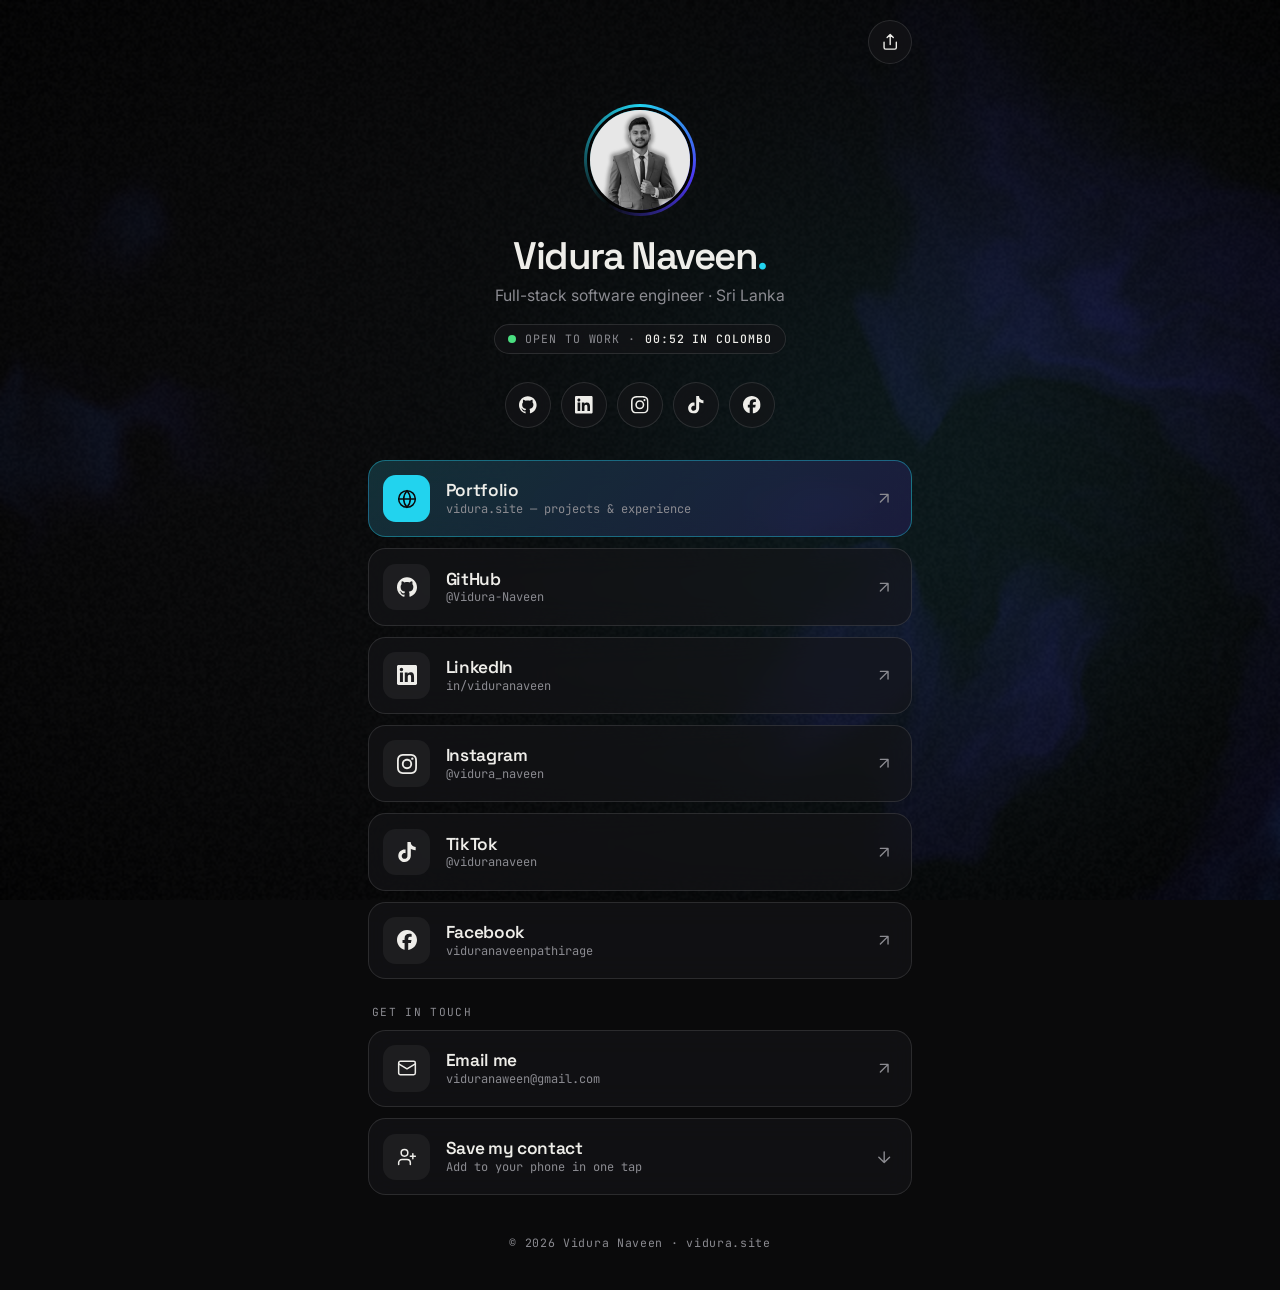
<file: links/index.html>
<!DOCTYPE html>
<html lang="en">

<head>
    <meta charset="UTF-8">
    <meta name="viewport" content="width=device-width, initial-scale=1.0">
    <title>Vidura Naveen — Links</title>
    <meta name="description" content="All of Vidura Naveen's links in one place — portfolio, GitHub, LinkedIn, Instagram, TikTok and Facebook.">
    <meta name="theme-color" content="#0a0a0b">
    <link rel="canonical" href="https://vidura.site/links/">
    <link rel="icon" href="../assets/favicon.svg" type="image/svg+xml">

    <meta property="og:type" content="profile">
    <meta property="og:title" content="Vidura Naveen — Links">
    <meta property="og:description" content="Full-stack software engineer. Find me everywhere.">
    <meta property="og:url" content="https://vidura.site/links/">
    <meta property="og:image" content="https://vidura.site/assets/profile.jpg">
    <meta name="twitter:card" content="summary">

    <link rel="preconnect" href="https://fonts.googleapis.com">
    <link rel="preconnect" href="https://fonts.gstatic.com" crossorigin>
    <link
        href="https://fonts.googleapis.com/css2?family=Space+Grotesk:wght@500;600;700&family=Inter:wght@400;500&family=JetBrains+Mono:wght@400;500&display=swap"
        rel="stylesheet">

    <style>
        :root {
            --bg: #0a0a0b;
            --fg: #eeede9;
            --muted: #8b8b91;
            --line: rgba(238, 237, 233, 0.12);
            --card: rgba(22, 22, 25, 0.62);
            --accent: #22d3ee;
            --indigo: #4c38f2;
            --ease: cubic-bezier(0.22, 1, 0.36, 1);
            --font-display: "Space Grotesk", "Inter", system-ui, sans-serif;
            --font-body: "Inter", system-ui, -apple-system, "Segoe UI", sans-serif;
            --font-mono: "JetBrains Mono", ui-monospace, "Cascadia Code", monospace;
            color-scheme: dark;
        }

        *, *::before, *::after { box-sizing: border-box; }

        html, body { margin: 0; }

        body {
            min-height: 100vh;
            min-height: 100svh;
            background: var(--bg);
            color: var(--fg);
            font: 400 1rem/1.5 var(--font-body);
            -webkit-font-smoothing: antialiased;
        }

        a { color: inherit; text-decoration: none; }

        :focus-visible {
            outline: 2px solid var(--accent);
            outline-offset: 3px;
        }

        .gl {
            position: fixed;
            inset: 0;
            z-index: -1;
            width: 100%;
            height: 100%;
        }

        .wrap {
            width: min(100% - 2rem, 34rem);
            margin: 0 auto;
            padding: 1.25rem 0 2.5rem;
        }

        /* --- top bar --- */
        .bar {
            display: flex;
            align-items: center;
            justify-content: flex-end;
            margin-bottom: 2.5rem;
            font: 500 0.95rem var(--font-mono);
        }

        .icon-btn {
            display: grid;
            place-items: center;
            width: 2.75rem;
            height: 2.75rem;
            border: 1px solid var(--line);
            border-radius: 50%;
            background: var(--card);
            color: var(--fg);
            cursor: pointer;
            backdrop-filter: blur(10px);
            -webkit-backdrop-filter: blur(10px);
            transition: border-color 0.3s, color 0.3s;
        }

        .icon-btn:hover { border-color: var(--accent); color: var(--accent); }

        .i {
            width: 1.15rem;
            height: 1.15rem;
            fill: none;
            stroke: currentColor;
            stroke-width: 1.8;
            stroke-linecap: round;
            stroke-linejoin: round;
        }

        .i--fill { fill: currentColor; stroke: none; }

        /* --- profile --- */
        .profile {
            display: flex;
            flex-direction: column;
            align-items: center;
            text-align: center;
        }

        .avatar {
            position: relative;
            width: 7rem;
            height: 7rem;
            margin-bottom: 1.25rem;
            padding: 3px;
            border-radius: 50%;
            background: conic-gradient(from var(--spin, 0deg), var(--accent), var(--indigo), transparent 60%, var(--accent));
            animation: spin 6s linear infinite;
        }

        @property --spin {
            syntax: "<angle>";
            inherits: false;
            initial-value: 0deg;
        }

        @keyframes spin { to { --spin: 360deg; } }

        .avatar img {
            display: block;
            width: 100%;
            height: 100%;
            border: 3px solid var(--bg);
            border-radius: 50%;
            object-fit: cover;
            filter: grayscale(1) contrast(1.05);
        }

        .name {
            margin: 0;
            font: 600 clamp(1.9rem, 7vw, 2.4rem) / 1.05 var(--font-display);
            letter-spacing: -0.04em;
        }

        .name span { color: var(--accent); }

        .role {
            margin: 0.5rem 0 1rem;
            color: var(--muted);
            font-size: 0.98rem;
        }

        .status {
            display: inline-flex;
            align-items: center;
            gap: 0.55rem;
            padding: 0.4rem 0.85rem;
            border: 1px solid var(--line);
            border-radius: 99px;
            background: var(--card);
            font: 400 0.72rem var(--font-mono);
            letter-spacing: 0.08em;
            text-transform: uppercase;
            color: var(--muted);
            backdrop-filter: blur(10px);
            -webkit-backdrop-filter: blur(10px);
        }

        .status b { color: var(--fg); font-weight: 500; }

        .dot {
            width: 0.5rem;
            height: 0.5rem;
            border-radius: 50%;
            background: #4ade80;
            box-shadow: 0 0 0 0 rgba(74, 222, 128, 0.6);
            animation: pulse 2s infinite;
        }

        @keyframes pulse {
            70% { box-shadow: 0 0 0 0.5rem rgba(74, 222, 128, 0); }
            100% { box-shadow: 0 0 0 0 rgba(74, 222, 128, 0); }
        }

        /* --- quick icon row --- */
        .quick {
            display: flex;
            flex-wrap: wrap;
            justify-content: center;
            gap: 0.6rem;
            margin: 1.75rem 0 2rem;
            padding: 0;
            list-style: none;
        }

        .quick a {
            display: grid;
            place-items: center;
            width: 2.9rem;
            height: 2.9rem;
            border-radius: 50%;
            border: 1px solid var(--line);
            background: var(--card);
            backdrop-filter: blur(10px);
            -webkit-backdrop-filter: blur(10px);
            transition: transform 0.4s var(--ease), background-color 0.3s, color 0.3s, border-color 0.3s;
        }

        .quick a:hover {
            transform: translateY(-3px);
            background: var(--accent);
            border-color: var(--accent);
            color: var(--bg);
        }

        .quick svg { width: 1.1rem; height: 1.1rem; fill: currentColor; }

        /* --- link cards --- */
        .links {
            display: grid;
            grid-template-columns: minmax(0, 1fr);
            gap: 0.7rem;
            margin: 0;
            padding: 0;
            list-style: none;
        }

        .link {
            --mx: 50%;
            --my: 50%;
            position: relative;
            display: flex;
            align-items: center;
            gap: 1rem;
            padding: 0.9rem 1.1rem 0.9rem 0.9rem;
            overflow: hidden;
            border: 1px solid var(--line);
            border-radius: 1.1rem;
            background: var(--card);
            backdrop-filter: blur(14px);
            -webkit-backdrop-filter: blur(14px);
            transition: border-color 0.35s, transform 0.5s var(--ease);
        }

        .link::before {
            content: "";
            position: absolute;
            inset: 0;
            background: radial-gradient(18rem circle at var(--mx) var(--my), rgba(34, 211, 238, 0.14), transparent 60%);
            opacity: 0;
            transition: opacity 0.35s;
            pointer-events: none;
        }

        .link:hover {
            border-color: rgba(34, 211, 238, 0.55);
            transform: translateY(-2px);
        }

        .link:hover::before { opacity: 1; }

        .link__icon {
            display: grid;
            flex-shrink: 0;
            place-items: center;
            width: 2.9rem;
            height: 2.9rem;
            border-radius: 0.8rem;
            background: rgba(238, 237, 233, 0.06);
            transition: background-color 0.35s, color 0.35s;
        }

        .link__icon svg { width: 1.25rem; height: 1.25rem; }

        .link:hover .link__icon { background: var(--accent); color: var(--bg); }

        .link__text {
            display: flex;
            flex: 1;
            flex-direction: column;
            min-width: 0;
        }

        .link__title {
            font: 600 1.08rem / 1.2 var(--font-display);
            letter-spacing: -0.02em;
        }

        .link__sub {
            overflow: hidden;
            font: 400 0.75rem var(--font-mono);
            color: var(--muted);
            text-overflow: ellipsis;
            white-space: nowrap;
        }

        .link__arrow {
            flex-shrink: 0;
            color: var(--muted);
            transition: transform 0.45s var(--ease), color 0.3s;
        }

        .link:hover .link__arrow {
            color: var(--accent);
            transform: rotate(45deg);
        }

        .link--featured {
            border-color: rgba(34, 211, 238, 0.4);
            background: linear-gradient(135deg, rgba(34, 211, 238, 0.16), rgba(76, 56, 242, 0.16)), var(--card);
        }

        .link--featured .link__icon { background: var(--accent); color: var(--bg); }

        .label {
            margin: 1.6rem 0 0.7rem 0.25rem;
            font: 400 0.7rem var(--font-mono);
            letter-spacing: 0.12em;
            text-transform: uppercase;
            color: var(--muted);
        }

        .foot {
            margin-top: 2.5rem;
            text-align: center;
            font: 400 0.72rem var(--font-mono);
            letter-spacing: 0.06em;
            color: var(--muted);
        }

        .foot a:hover { color: var(--accent); }

        .toast {
            position: fixed;
            left: 50%;
            bottom: 1.5rem;
            z-index: 10;
            padding: 0.6rem 1rem;
            border-radius: 99px;
            background: var(--fg);
            color: var(--bg);
            font: 500 0.8rem var(--font-mono);
            opacity: 0;
            translate: -50% 1rem;
            transition: opacity 0.3s, translate 0.4s var(--ease);
            pointer-events: none;
        }

        .toast.is-on { opacity: 1; translate: -50% 0; }

        /* --- entrance --- */
        @media (prefers-reduced-motion: no-preference) {
            .rise {
                opacity: 0;
                animation: rise 0.9s var(--ease) forwards;
                animation-delay: calc(var(--i, 0) * 70ms + 120ms);
            }

            @keyframes rise {
                from { opacity: 0; transform: translateY(18px); }
                to { opacity: 1; transform: none; }
            }
        }

        @media (prefers-reduced-motion: reduce) {
            .avatar, .dot { animation: none; }
        }
    </style>
</head>

<body>
    <canvas class="gl" id="gl" aria-hidden="true"></canvas>

    <div class="wrap">
        <header class="bar rise">
            <button class="icon-btn" type="button" id="share" aria-label="Share this page">
                <svg class="i" viewBox="0 0 24 24" aria-hidden="true"><path d="M4 12v7a2 2 0 0 0 2 2h12a2 2 0 0 0 2-2v-7M16 6l-4-4-4 4M12 2v13" /></svg>
            </button>
        </header>

        <main>
            <section class="profile">
                <div class="avatar rise" style="--i:1">
                    <img src="../assets/profile.jpg" alt="Portrait of Vidura Naveen" width="112" height="112">
                </div>
                <h1 class="name rise" style="--i:2">Vidura Naveen<span>.</span></h1>
                <p class="role rise" style="--i:3">Full-stack software engineer · Sri Lanka</p>
                <span class="status rise" style="--i:4"><i class="dot"></i>Open to work · <b class="clock">--:--</b></span>
            </section>

            <ul class="quick rise" style="--i:5" aria-label="Social profiles">
                <li><a href="https://github.com/Vidura-Naveen" target="_blank" rel="noopener" aria-label="GitHub"><svg viewBox="0 0 24 24" aria-hidden="true"><path d="M12 .297c-6.63 0-12 5.373-12 12 0 5.303 3.438 9.8 8.205 11.385.6.113.82-.258.82-.577 0-.285-.01-1.04-.015-2.04-3.338.724-4.042-1.61-4.042-1.61C4.422 18.07 3.633 17.7 3.633 17.7c-1.087-.744.084-.729.084-.729 1.205.084 1.838 1.236 1.838 1.236 1.07 1.835 2.809 1.305 3.495.998.108-.776.417-1.305.76-1.605-2.665-.3-5.466-1.332-5.466-5.93 0-1.31.465-2.38 1.235-3.22-.135-.303-.54-1.523.105-3.176 0 0 1.005-.322 3.3 1.23.96-.267 1.98-.399 3-.405 1.02.006 2.04.138 3 .405 2.28-1.552 3.285-1.23 3.285-1.23.645 1.653.24 2.873.12 3.176.765.84 1.23 1.91 1.23 3.22 0 4.61-2.805 5.625-5.475 5.92.42.36.81 1.096.81 2.22 0 1.606-.015 2.896-.015 3.286 0 .315.21.69.825.57C20.565 22.092 24 17.592 24 12.297c0-6.627-5.373-12-12-12" /></svg></a></li>
                <li><a href="https://www.linkedin.com/in/viduranaveen" target="_blank" rel="noopener" aria-label="LinkedIn"><svg viewBox="0 0 24 24" aria-hidden="true"><path d="M20.447 20.452h-3.554v-5.569c0-1.328-.027-3.037-1.852-3.037-1.853 0-2.136 1.445-2.136 2.939v5.667H9.351V9h3.414v1.561h.046c.477-.9 1.637-1.85 3.37-1.85 3.601 0 4.267 2.37 4.267 5.455v6.286zM5.337 7.433c-1.144 0-2.063-.926-2.063-2.065 0-1.138.92-2.063 2.063-2.063 1.14 0 2.064.925 2.064 2.063 0 1.139-.925 2.065-2.064 2.065zm1.782 13.019H3.555V9h3.564v11.452zM22.225 0H1.771C.792 0 0 .774 0 1.729v20.542C0 23.227.792 24 1.771 24h20.451C23.2 24 24 23.227 24 22.271V1.729C24 .774 23.2 0 22.222 0h.003z" /></svg></a></li>
                <li><a href="https://www.instagram.com/vidura_naveen/" target="_blank" rel="noopener" aria-label="Instagram"><svg viewBox="0 0 24 24" aria-hidden="true"><use href="#ig" /></svg></a></li>
                <li><a href="https://www.tiktok.com/@viduranaveen" target="_blank" rel="noopener" aria-label="TikTok"><svg viewBox="0 0 24 24" aria-hidden="true"><use href="#tt" /></svg></a></li>
                <li><a href="https://www.facebook.com/viduranaveenpathirage/" target="_blank" rel="noopener" aria-label="Facebook"><svg viewBox="0 0 24 24" aria-hidden="true"><use href="#fb" /></svg></a></li>
            </ul>

            <ul class="links">
                <li class="rise" style="--i:6">
                    <a class="link link--featured" href="../">
                        <span class="link__icon"><svg class="i" viewBox="0 0 24 24" aria-hidden="true"><circle cx="12" cy="12" r="10" /><path d="M2 12h20M12 2a15.3 15.3 0 0 1 4 10 15.3 15.3 0 0 1-4 10 15.3 15.3 0 0 1-4-10 15.3 15.3 0 0 1 4-10z" /></svg></span>
                        <span class="link__text"><span class="link__title">Portfolio</span><span class="link__sub">vidura.site — projects &amp; experience</span></span>
                        <svg class="i link__arrow" viewBox="0 0 24 24" aria-hidden="true"><path d="M7 17 17 7M7 7h10v10" /></svg>
                    </a>
                </li>
                <li class="rise" style="--i:7">
                    <a class="link" href="https://github.com/Vidura-Naveen" target="_blank" rel="noopener">
                        <span class="link__icon"><svg class="i i--fill" viewBox="0 0 24 24" aria-hidden="true"><use href="#gh" /></svg></span>
                        <span class="link__text"><span class="link__title">GitHub</span><span class="link__sub">@Vidura-Naveen</span></span>
                        <svg class="i link__arrow" viewBox="0 0 24 24" aria-hidden="true"><path d="M7 17 17 7M7 7h10v10" /></svg>
                    </a>
                </li>
                <li class="rise" style="--i:8">
                    <a class="link" href="https://www.linkedin.com/in/viduranaveen" target="_blank" rel="noopener">
                        <span class="link__icon"><svg class="i i--fill" viewBox="0 0 24 24" aria-hidden="true"><use href="#li" /></svg></span>
                        <span class="link__text"><span class="link__title">LinkedIn</span><span class="link__sub">in/viduranaveen</span></span>
                        <svg class="i link__arrow" viewBox="0 0 24 24" aria-hidden="true"><path d="M7 17 17 7M7 7h10v10" /></svg>
                    </a>
                </li>
                <li class="rise" style="--i:9">
                    <a class="link" href="https://www.instagram.com/vidura_naveen/" target="_blank" rel="noopener">
                        <span class="link__icon"><svg class="i i--fill" viewBox="0 0 24 24" aria-hidden="true"><use href="#ig" /></svg></span>
                        <span class="link__text"><span class="link__title">Instagram</span><span class="link__sub">@vidura_naveen</span></span>
                        <svg class="i link__arrow" viewBox="0 0 24 24" aria-hidden="true"><path d="M7 17 17 7M7 7h10v10" /></svg>
                    </a>
                </li>
                <li class="rise" style="--i:10">
                    <a class="link" href="https://www.tiktok.com/@viduranaveen" target="_blank" rel="noopener">
                        <span class="link__icon"><svg class="i i--fill" viewBox="0 0 24 24" aria-hidden="true"><use href="#tt" /></svg></span>
                        <span class="link__text"><span class="link__title">TikTok</span><span class="link__sub">@viduranaveen</span></span>
                        <svg class="i link__arrow" viewBox="0 0 24 24" aria-hidden="true"><path d="M7 17 17 7M7 7h10v10" /></svg>
                    </a>
                </li>
                <li class="rise" style="--i:11">
                    <a class="link" href="https://www.facebook.com/viduranaveenpathirage/" target="_blank" rel="noopener">
                        <span class="link__icon"><svg class="i i--fill" viewBox="0 0 24 24" aria-hidden="true"><use href="#fb" /></svg></span>
                        <span class="link__text"><span class="link__title">Facebook</span><span class="link__sub">viduranaveenpathirage</span></span>
                        <svg class="i link__arrow" viewBox="0 0 24 24" aria-hidden="true"><path d="M7 17 17 7M7 7h10v10" /></svg>
                    </a>
                </li>
            </ul>

            <p class="label rise" style="--i:12">Get in touch</p>
            <ul class="links">
                <li class="rise" style="--i:13">
                    <a class="link" href="mailto:viduranaween@gmail.com">
                        <span class="link__icon"><svg class="i" viewBox="0 0 24 24" aria-hidden="true"><rect x="2" y="4" width="20" height="16" rx="2" /><path d="m22 7-10 6L2 7" /></svg></span>
                        <span class="link__text"><span class="link__title">Email me</span><span class="link__sub">viduranaween@gmail.com</span></span>
                        <svg class="i link__arrow" viewBox="0 0 24 24" aria-hidden="true"><path d="M7 17 17 7M7 7h10v10" /></svg>
                    </a>
                </li>
                <li class="rise" style="--i:14">
                    <a class="link" href="vidura-naveen.vcf" download="Vidura Naveen.vcf">
                        <span class="link__icon"><svg class="i" viewBox="0 0 24 24" aria-hidden="true"><path d="M16 21v-2a4 4 0 0 0-4-4H6a4 4 0 0 0-4 4v2" /><circle cx="9" cy="7" r="4" /><path d="M19 8v6M22 11h-6" /></svg></span>
                        <span class="link__text"><span class="link__title">Save my contact</span><span class="link__sub">Add to your phone in one tap</span></span>
                        <svg class="i link__arrow" viewBox="0 0 24 24" aria-hidden="true"><path d="M12 5v14M19 12l-7 7-7-7" /></svg>
                    </a>
                </li>
            </ul>
        </main>

        <footer class="foot rise" style="--i:15">
            © <span class="year">2026</span> Vidura Naveen · <a href="../">vidura.site</a>
        </footer>
    </div>

    <div class="toast" id="toast" role="status" aria-live="polite"></div>

    <!-- Shared icon symbols -->
    <svg width="0" height="0" style="position:absolute" aria-hidden="true">
        <symbol id="gh" viewBox="0 0 24 24"><path d="M12 .297c-6.63 0-12 5.373-12 12 0 5.303 3.438 9.8 8.205 11.385.6.113.82-.258.82-.577 0-.285-.01-1.04-.015-2.04-3.338.724-4.042-1.61-4.042-1.61C4.422 18.07 3.633 17.7 3.633 17.7c-1.087-.744.084-.729.084-.729 1.205.084 1.838 1.236 1.838 1.236 1.07 1.835 2.809 1.305 3.495.998.108-.776.417-1.305.76-1.605-2.665-.3-5.466-1.332-5.466-5.93 0-1.31.465-2.38 1.235-3.22-.135-.303-.54-1.523.105-3.176 0 0 1.005-.322 3.3 1.23.96-.267 1.98-.399 3-.405 1.02.006 2.04.138 3 .405 2.28-1.552 3.285-1.23 3.285-1.23.645 1.653.24 2.873.12 3.176.765.84 1.23 1.91 1.23 3.22 0 4.61-2.805 5.625-5.475 5.92.42.36.81 1.096.81 2.22 0 1.606-.015 2.896-.015 3.286 0 .315.21.69.825.57C20.565 22.092 24 17.592 24 12.297c0-6.627-5.373-12-12-12" /></symbol>
        <symbol id="li" viewBox="0 0 24 24"><path d="M20.447 20.452h-3.554v-5.569c0-1.328-.027-3.037-1.852-3.037-1.853 0-2.136 1.445-2.136 2.939v5.667H9.351V9h3.414v1.561h.046c.477-.9 1.637-1.85 3.37-1.85 3.601 0 4.267 2.37 4.267 5.455v6.286zM5.337 7.433c-1.144 0-2.063-.926-2.063-2.065 0-1.138.92-2.063 2.063-2.063 1.14 0 2.064.925 2.064 2.063 0 1.139-.925 2.065-2.064 2.065zm1.782 13.019H3.555V9h3.564v11.452zM22.225 0H1.771C.792 0 0 .774 0 1.729v20.542C0 23.227.792 24 1.771 24h20.451C23.2 24 24 23.227 24 22.271V1.729C24 .774 23.2 0 22.222 0h.003z" /></symbol>
        <symbol id="ig" viewBox="0 0 24 24"><path d="M7.0301.084c-1.2768.0602-2.1487.264-2.911.5634-.7888.3075-1.4575.72-2.1228 1.3877-.6652.6677-1.075 1.3368-1.3802 2.127-.2954.7638-.4956 1.6365-.552 2.914-.0564 1.2775-.0689 1.6882-.0626 4.947.0062 3.2586.0206 3.6671.0825 4.9473.061 1.2765.264 2.1482.5635 2.9107.308.7889.72 1.4573 1.388 2.1228.6679.6655 1.3365 1.0743 2.1285 1.38.7632.295 1.6361.4961 2.9134.552 1.2773.056 1.6884.069 4.9462.0627 3.2578-.0062 3.668-.0207 4.9478-.0814 1.28-.0607 2.147-.2652 2.9098-.5633.7889-.3086 1.4578-.72 2.1228-1.3881.665-.6682 1.0745-1.3378 1.3795-2.1284.2957-.7632.4966-1.636.552-2.9124.056-1.2809.0692-1.6898.063-4.948-.0063-3.2583-.021-3.6668-.0817-4.9465-.0607-1.2797-.264-2.1487-.5633-2.9117-.3084-.7889-.72-1.4568-1.3876-2.1228C21.2982 1.33 20.628.9208 19.8378.6165 19.074.321 18.2017.1197 16.9244.0645 15.6471.0093 15.236-.005 11.977.0014 8.718.0076 8.31.0215 7.0301.0839m.1402 21.6932c-1.17-.0509-1.8053-.2453-2.2287-.408-.5606-.216-.96-.4771-1.3819-.895-.422-.4178-.6811-.8186-.9-1.378-.1644-.4234-.3624-1.058-.4171-2.228-.0595-1.2645-.072-1.6442-.079-4.848-.007-3.2037.0053-3.583.0607-4.848.05-1.169.2456-1.805.408-2.2282.216-.5613.4762-.96.895-1.3816.4188-.4217.8184-.6814 1.3783-.9003.423-.1651 1.0575-.3614 2.227-.4171 1.2655-.06 1.6447-.072 4.848-.079 3.2033-.007 3.5835.005 4.8495.0608 1.169.0508 1.8053.2445 2.228.408.5608.216.96.4754 1.3816.895.4217.4194.6816.8176.9005 1.3787.1653.4217.3617 1.056.4169 2.2263.0602 1.2655.0739 1.645.0796 4.848.0058 3.203-.0055 3.5834-.061 4.848-.051 1.17-.245 1.8055-.408 2.2294-.216.5604-.4763.96-.8954 1.3814-.419.4215-.8181.6811-1.3783.9-.4224.1649-1.0577.3617-2.2262.4174-1.2656.0595-1.6448.072-4.8493.079-3.2045.007-3.5825-.006-4.848-.0608M16.953 5.5864A1.44 1.44 0 1 0 18.39 4.144a1.44 1.44 0 0 0-1.437 1.4424M5.8385 12.012c.0067 3.4032 2.7706 6.1557 6.173 6.1493 3.4026-.0065 6.157-2.7701 6.1506-6.1733-.0065-3.4032-2.771-6.1565-6.174-6.1498-3.403.0067-6.156 2.771-6.1496 6.1738M8 12.0077a4 4 0 1 1 4.008 3.9921A3.9996 3.9996 0 0 1 8 12.0077" /></symbol>
        <symbol id="tt" viewBox="0 0 24 24"><path d="M12.525.02c1.31-.02 2.61-.01 3.91-.02.08 1.53.63 3.09 1.75 4.17 1.12 1.11 2.7 1.62 4.24 1.79v4.03c-1.44-.05-2.89-.35-4.2-.97-.57-.26-1.1-.59-1.62-.93-.01 2.92.01 5.84-.02 8.75-.08 1.4-.54 2.79-1.35 3.94-1.31 1.92-3.58 3.17-5.91 3.21-1.43.08-2.86-.31-4.08-1.03-2.02-1.19-3.44-3.37-3.65-5.71-.02-.5-.03-1-.01-1.49.18-1.9 1.12-3.72 2.58-4.96 1.66-1.44 3.98-2.13 6.15-1.72.02 1.48-.04 2.96-.04 4.44-.99-.32-2.15-.23-3.02.37-.63.41-1.11 1.04-1.36 1.75-.21.51-.15 1.07-.14 1.61.24 1.64 1.82 3.02 3.5 2.87 1.12-.01 2.19-.66 2.77-1.61.19-.33.4-.67.41-1.06.1-1.79.06-3.57.07-5.36.01-4.03-.01-8.05.02-12.07z" /></symbol>
        <symbol id="fb" viewBox="0 0 24 24"><path d="M9.101 23.691v-7.98H6.627v-3.667h2.474v-1.58c0-4.085 1.848-5.978 5.858-5.978.401 0 .955.042 1.468.103a8.68 8.68 0 0 1 1.141.195v3.325a8.623 8.623 0 0 0-.653-.036 26.805 26.805 0 0 0-.733-.009c-.707 0-1.259.096-1.675.309a1.686 1.686 0 0 0-.679.622c-.258.42-.374.995-.374 1.752v1.297h3.919l-.386 2.103-.287 1.564h-3.246v8.245C19.396 23.238 24 18.179 24 12.044c0-6.627-5.373-12-12-12s-12 5.373-12 12c0 5.628 3.874 10.35 9.101 11.647Z" /></symbol>
    </svg>

    <script src="../js/webgl.js" defer></script>
    <script>
        document.addEventListener('DOMContentLoaded', () => {
            // Opened straight from disk (file://)? Folder links like "../" need an explicit index.html
            if (location.protocol === 'file:') {
                document.querySelectorAll('a[href$="/"]').forEach((a) => {
                    const href = a.getAttribute('href');
                    if (!/^[a-z]+:/i.test(href)) a.setAttribute('href', `${href}index.html`);
                });
            }

            // Fade the shader background in
            if (window.VNGL) {
                const t0 = performance.now();
                const step = (now) => {
                    const p = Math.min((now - t0) / 1600, 1);
                    window.VNGL.setIntro(1 - Math.pow(1 - p, 3));
                    if (p < 1) requestAnimationFrame(step);
                };
                requestAnimationFrame(step);
            }

            document.querySelectorAll('.year').forEach((el) => { el.textContent = new Date().getFullYear(); });

            const fmt = new Intl.DateTimeFormat('en-GB', { timeZone: 'Asia/Colombo', hour: '2-digit', minute: '2-digit', hour12: false });
            const tick = () => document.querySelectorAll('.clock').forEach((el) => { el.textContent = fmt.format(new Date()) + ' in Colombo'; });
            tick();
            setInterval(tick, 10000);

            // Spotlight follows the pointer on each card
            document.querySelectorAll('.link').forEach((card) => {
                card.addEventListener('pointermove', (e) => {
                    const r = card.getBoundingClientRect();
                    card.style.setProperty('--mx', `${e.clientX - r.left}px`);
                    card.style.setProperty('--my', `${e.clientY - r.top}px`);
                });
            });

            // Native share sheet on phones, copy-link fallback elsewhere
            const toast = document.getElementById('toast');
            const say = (msg) => {
                toast.textContent = msg;
                toast.classList.add('is-on');
                clearTimeout(say.t);
                say.t = setTimeout(() => toast.classList.remove('is-on'), 1800);
            };
            document.getElementById('share').addEventListener('click', async () => {
                const data = { title: 'Vidura Naveen', url: 'https://vidura.site/links/' };
                if (navigator.share) {
                    try { await navigator.share(data); } catch (err) { /* dismissed */ }
                    return;
                }
                try {
                    await navigator.clipboard.writeText(data.url);
                    say('Link copied');
                } catch (err) {
                    say(data.url);
                }
            });
        });
    </script>
</body>

</html>
</file>
